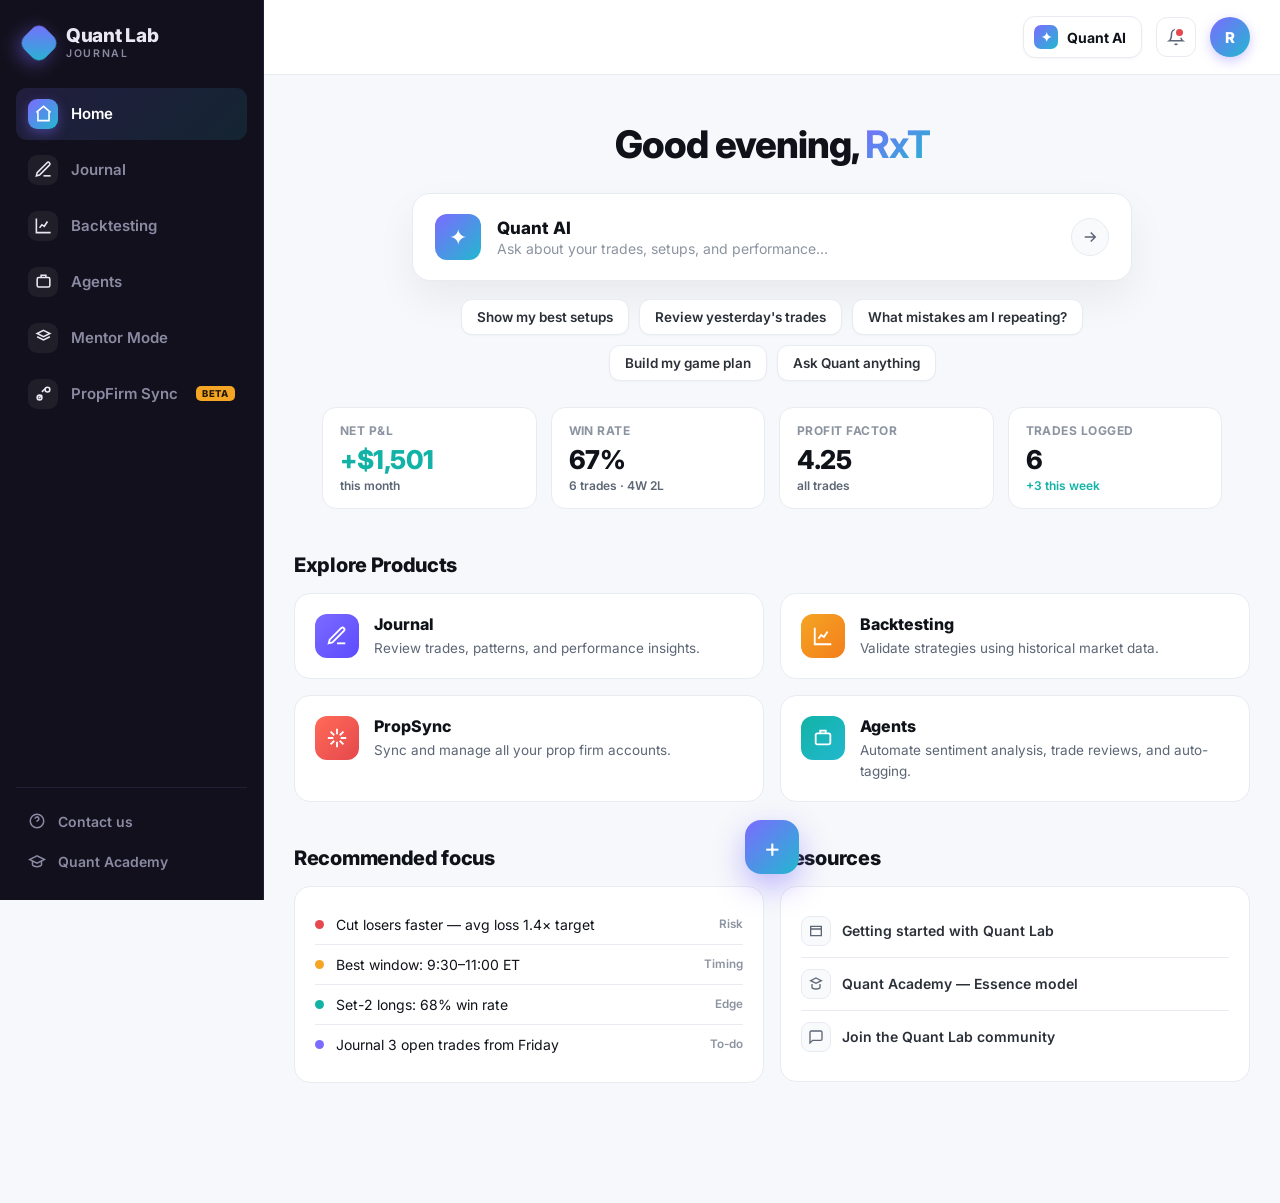
<file: index.html>
<!doctype html>
<html lang="en">
<head>
<meta charset="utf-8">
<meta name="viewport" content="width=device-width, initial-scale=1">
<title>Quant Lab — Home</title>
<link rel="preconnect" href="https://fonts.googleapis.com">
<link rel="preconnect" href="https://fonts.gstatic.com" crossorigin>
<link href="https://fonts.googleapis.com/css2?family=Inter:wght@400;500;600;700;800&display=swap" rel="stylesheet">
<style>
:root{
  --bg:#f6f8fb; --panel:#ffffff; --ink:#0f1319; --muted:#5c6675; --faint:#8c94a0;
  --line:#e8ebf1; --soft:#f9fafb;
  --purple:#7c6bff; --cyan:#22b8cf; --green:#12b3a6; --amber:#f5a524; --red:#e5484d;
  --grad:linear-gradient(135deg,#7c6bff 0%,#22b8cf 100%);
  --side:#12101c; --side2:#17142400; --side-ink:#e9e7f2; --side-muted:#8b8aa3; --side-line:#241f38;
}
*{margin:0;padding:0;box-sizing:border-box}
html,body{height:100%}
body{font-family:Inter,-apple-system,Segoe UI,sans-serif;background:var(--bg);color:var(--ink);-webkit-font-smoothing:antialiased}
a{color:inherit;text-decoration:none}
.app{display:grid;grid-template-columns:264px 1fr;min-height:100vh}

/* ---------- Sidebar ---------- */
.sidebar{background:var(--side);color:var(--side-ink);display:flex;flex-direction:column;
  padding:20px 16px;position:sticky;top:0;height:100vh;border-right:1px solid var(--side-line)}
.brand{display:flex;align-items:center;gap:12px;padding:6px 8px 22px}
.logo{width:30px;height:30px;border-radius:9px;transform:rotate(45deg);background:var(--grad);
  box-shadow:0 6px 18px rgba(124,107,255,.45)}
.brand-text{font-weight:800;font-size:19px;letter-spacing:-.3px;line-height:1}
.brand-text span{display:block;font-weight:600;font-size:10.5px;letter-spacing:.16em;text-transform:uppercase;color:var(--side-muted);margin-top:4px}
.nav{display:flex;flex-direction:column;gap:4px;margin-top:6px}
.nav a{display:flex;align-items:center;gap:13px;padding:11px 12px;border-radius:11px;color:var(--side-muted);
  font-weight:600;font-size:15px;transition:.15s}
.nav a svg{width:19px;height:19px;flex:0 0 19px}
.nav a:hover{background:#ffffff0d;color:var(--side-ink)}
.nav a.active{background:linear-gradient(135deg,#7c6bff26,#22b8cf1f);color:#fff}
.nav a.active .ic{background:var(--grad);color:#fff}
.ic{width:30px;height:30px;border-radius:9px;display:grid;place-items:center;background:#ffffff0f;color:var(--side-ink);flex:0 0 30px}
.nav a.active .ic{box-shadow:0 4px 12px rgba(124,107,255,.4)}
.badge{margin-left:auto;font-size:9.5px;font-weight:800;letter-spacing:.08em;background:var(--amber);color:#241a02;
  padding:2px 6px;border-radius:5px}
.side-foot{margin-top:auto;display:flex;flex-direction:column;gap:2px;border-top:1px solid var(--side-line);padding-top:14px}
.side-foot a{display:flex;align-items:center;gap:12px;padding:10px 12px;border-radius:10px;color:var(--side-muted);font-weight:600;font-size:14px}
.side-foot a:hover{background:#ffffff0d;color:var(--side-ink)}
.side-foot svg{width:18px;height:18px}

/* ---------- Topbar ---------- */
.main{display:flex;flex-direction:column;min-width:0}
.topbar{display:flex;align-items:center;justify-content:space-between;padding:16px 30px;border-bottom:1px solid var(--line);background:var(--panel);position:sticky;top:0;z-index:5}
.ham{display:none;width:38px;height:38px;border-radius:10px;border:1px solid var(--line);background:#fff;place-items:center}
.ham svg{width:18px;height:18px}
.top-right{display:flex;align-items:center;gap:14px;margin-left:auto}
.ai-pill{display:flex;align-items:center;gap:9px;padding:8px 15px 8px 10px;border:1px solid var(--line);border-radius:12px;background:#fff;font-weight:700;font-size:14px;box-shadow:0 1px 3px rgba(15,19,25,.04)}
.ai-mark{width:24px;height:24px;border-radius:7px;background:var(--grad);display:grid;place-items:center;color:#fff;font-size:13px}
.bell{width:40px;height:40px;border-radius:11px;border:1px solid var(--line);background:#fff;display:grid;place-items:center;position:relative}
.bell svg{width:18px;height:18px;color:var(--muted)}
.bell::after{content:"";position:absolute;top:9px;right:10px;width:7px;height:7px;border-radius:50%;background:var(--red);border:2px solid #fff}
.avatar{width:40px;height:40px;border-radius:50%;background:var(--grad);display:grid;place-items:center;color:#fff;font-weight:800;font-size:15px;box-shadow:0 4px 12px rgba(124,107,255,.35)}

/* ---------- Content ---------- */
.content{padding:46px 30px 120px;max-width:1080px;margin:0 auto;width:100%}
.greeting{text-align:center;font-size:38px;font-weight:800;letter-spacing:-1px;margin-bottom:26px}
.greeting b{background:var(--grad);-webkit-background-clip:text;background-clip:text;-webkit-text-fill-color:transparent}

.assistant{background:#fff;border:1px solid var(--line);border-radius:18px;padding:20px 22px;display:flex;align-items:center;gap:16px;
  box-shadow:0 18px 40px rgba(15,19,25,.06);max-width:720px;margin:0 auto}
.assistant .big-mark{width:46px;height:46px;border-radius:12px;background:var(--grad);display:grid;place-items:center;color:#fff;font-size:22px;flex:0 0 46px}
.assistant .txt{flex:1;min-width:0}
.assistant .txt h3{font-size:17px;font-weight:800}
.assistant .txt p{font-size:14px;color:var(--faint);margin-top:2px}
.assistant .go{width:38px;height:38px;border-radius:50%;background:var(--soft);border:1px solid var(--line);display:grid;place-items:center;color:var(--muted)}
.chips{display:flex;flex-wrap:wrap;justify-content:center;gap:10px;margin:18px auto 0;max-width:720px}
.chip{background:#fff;border:1px solid var(--line);border-radius:11px;padding:9px 15px;font-size:13.5px;font-weight:600;color:#2b3038;
  box-shadow:0 1px 2px rgba(15,19,25,.03);transition:.15s}
.chip:hover{border-color:var(--purple);color:var(--purple);transform:translateY(-1px)}

.stats{display:grid;grid-template-columns:repeat(4,1fr);gap:14px;max-width:900px;margin:26px auto 0}
.stat{background:#fff;border:1px solid var(--line);border-radius:14px;padding:15px 17px}
.s-lbl{font-size:12px;font-weight:700;letter-spacing:.04em;text-transform:uppercase;color:var(--faint)}
.s-val{font-size:26px;font-weight:800;letter-spacing:-.5px;margin-top:6px}
.s-sub{font-size:12px;color:var(--muted);margin-top:3px;font-weight:600}
.pos{color:var(--green)}

.section-title{font-size:20px;font-weight:800;letter-spacing:-.3px;margin:44px 0 16px}
.grid{display:grid;grid-template-columns:1fr 1fr;gap:16px}
.tile{background:#fff;border:1px solid var(--line);border-radius:16px;padding:20px;display:flex;gap:15px;align-items:flex-start;transition:.15s}
.tile:hover{transform:translateY(-2px);box-shadow:0 16px 36px rgba(15,19,25,.08);border-color:#dfe3ea}
.tile .tic{width:44px;height:44px;border-radius:12px;display:grid;place-items:center;color:#fff;flex:0 0 44px}
.tile h4{font-size:16px;font-weight:800}
.tile p{font-size:13.5px;color:var(--muted);margin-top:4px;line-height:1.5}
.t-purple{background:linear-gradient(135deg,#7c6bff,#5b4bff)}
.t-amber{background:linear-gradient(135deg,#f5a524,#f37e1b)}
.t-red{background:linear-gradient(135deg,#ff6b57,#e5484d)}
.t-green{background:linear-gradient(135deg,#12b3a6,#22b8cf)}

.two-col{display:grid;grid-template-columns:1fr 1fr;gap:16px}
.card{background:#fff;border:1px solid var(--line);border-radius:16px;padding:18px 20px}
.card h4{font-size:15px;font-weight:800;margin-bottom:12px}
.focus-item{display:flex;align-items:center;gap:12px;padding:11px 0;border-bottom:1px solid var(--line);font-size:14px}
.focus-item:last-child{border-bottom:0}
.dot{width:9px;height:9px;border-radius:50%;flex:0 0 9px}
.focus-item small{margin-left:auto;color:var(--faint);font-weight:600}
.res a{display:flex;align-items:center;gap:11px;padding:11px 0;border-bottom:1px solid var(--line);font-size:14px;font-weight:600;color:#2b3038}
.res a:last-child{border-bottom:0}
.res a:hover{color:var(--purple)}
.res .ri{width:30px;height:30px;border-radius:9px;background:var(--soft);border:1px solid var(--line);display:grid;place-items:center;color:var(--muted)}

.fab{position:fixed;left:calc(50% + 132px);transform:translateX(-50%);bottom:26px;width:54px;height:54px;border-radius:16px;
  background:var(--grad);border:none;color:#fff;font-size:26px;display:grid;place-items:center;
  box-shadow:0 12px 30px rgba(124,107,255,.45);z-index:6}

/* ---------- Responsive ---------- */
.scrim{display:none}
@media(max-width:900px){
  .app{grid-template-columns:1fr}
  .sidebar{position:fixed;left:0;top:0;width:264px;z-index:30;transform:translateX(-100%);transition:.25s}
  .sidebar.open{transform:none}
  .ham{display:grid}
  .grid,.two-col{grid-template-columns:1fr}
  .greeting{font-size:30px}
  .content{padding:34px 18px 120px}
  .fab{left:auto;right:22px;transform:none}
  .scrim.show{display:block;position:fixed;inset:0;background:#0009;z-index:20}
}
</style>
</head>
<body>
<div class="app">
  <!-- Sidebar -->
  <aside class="sidebar" id="sidebar">
    <div class="brand"><div class="logo"></div><div class="brand-text">Quant Lab<span>Journal</span></div></div>
    <nav class="nav">
      <a class="active" href="index.html"><span class="ic"><svg viewBox="0 0 24 24" fill="none" stroke="currentColor" stroke-width="2"><path d="M3 10.5 12 3l9 7.5"/><path d="M5 9.5V21h14V9.5"/></svg></span>Home</a>
      <a href="journal.html#trades"><span class="ic"><svg viewBox="0 0 24 24" fill="none" stroke="currentColor" stroke-width="2"><path d="M12 20h9"/><path d="M16.5 3.5a2.1 2.1 0 0 1 3 3L7 19l-4 1 1-4Z"/></svg></span>Journal</a>
      <a href="soon.html?p=Backtesting"><span class="ic"><svg viewBox="0 0 24 24" fill="none" stroke="currentColor" stroke-width="2"><path d="M3 3v18h18"/><path d="M7 15l3-4 3 2 4-6"/></svg></span>Backtesting</a>
      <a href="journal.html#insights"><span class="ic"><svg viewBox="0 0 24 24" fill="none" stroke="currentColor" stroke-width="2"><rect x="4" y="7" width="16" height="12" rx="2"/><path d="M9 7V4h6v3M9 13h.01M15 13h.01"/></svg></span>Agents</a>
      <a href="soon.html?p=Mentor+Mode"><span class="ic"><svg viewBox="0 0 24 24" fill="none" stroke="currentColor" stroke-width="2"><path d="M12 3l8 4-8 4-8-4 8-4Z"/><path d="M4 11l8 4 8-4"/></svg></span>Mentor Mode</a>
      <a href="journal.html#propfirm"><span class="ic"><svg viewBox="0 0 24 24" fill="none" stroke="currentColor" stroke-width="2"><path d="M14 6l-4 4M6 18l4-4"/><circle cx="17" cy="7" r="3"/><circle cx="7" cy="17" r="3"/></svg></span>PropFirm Sync<span class="badge">BETA</span></a>
    </nav>
    <div class="side-foot">
      <a href="#"><svg viewBox="0 0 24 24" fill="none" stroke="currentColor" stroke-width="2"><circle cx="12" cy="12" r="9"/><path d="M9.5 9a2.5 2.5 0 1 1 3.5 2.3c-.8.4-1 .9-1 1.7M12 17h.01"/></svg>Contact us</a>
      <a href="#"><svg viewBox="0 0 24 24" fill="none" stroke="currentColor" stroke-width="2"><path d="M22 10 12 5 2 10l10 5 10-5Z"/><path d="M6 12v5c0 1 2.7 2.5 6 2.5s6-1.5 6-2.5v-5"/></svg>Quant Academy</a>
    </div>
  </aside>
  <div class="scrim" id="scrim" onclick="toggle()"></div>

  <!-- Main -->
  <div class="main">
    <header class="topbar">
      <button class="ham" onclick="toggle()"><svg viewBox="0 0 24 24" fill="none" stroke="currentColor" stroke-width="2"><path d="M3 6h18M3 12h18M3 18h18"/></svg></button>
      <div class="top-right">
        <div class="ai-pill"><span class="ai-mark">✦</span>Quant AI</div>
        <button class="bell"><svg viewBox="0 0 24 24" fill="none" stroke="currentColor" stroke-width="2"><path d="M18 8a6 6 0 1 0-12 0c0 7-3 9-3 9h18s-3-2-3-9"/><path d="M13.7 21a2 2 0 0 1-3.4 0"/></svg></button>
        <div class="avatar">R</div>
      </div>
    </header>

    <main class="content">
      <h1 class="greeting"><span id="greet">Good afternoon, </span><b>RxT</b></h1>

      <a class="assistant" href="journal.html#insights">
        <div class="big-mark">✦</div>
        <div class="txt">
          <h3>Quant AI</h3>
          <p>Ask about your trades, setups, and performance…</p>
        </div>
        <div class="go"><svg viewBox="0 0 24 24" width="18" fill="none" stroke="currentColor" stroke-width="2"><path d="M5 12h14M13 6l6 6-6 6"/></svg></div>
      </a>

      <div class="chips">
        <a class="chip" href="journal.html#insights">Show my best setups</a>
        <a class="chip" href="journal.html#trades">Review yesterday's trades</a>
        <a class="chip" href="journal.html#insights">What mistakes am I repeating?</a>
        <a class="chip" href="journal.html#playbook">Build my game plan</a>
        <a class="chip" href="journal.html#insights">Ask Quant anything</a>
      </div>

      <!-- Stats glance -->
      <div class="stats">
        <div class="stat"><div class="s-lbl">Net P&amp;L</div><div class="s-val pos" id="st-net">+$1,501</div><div class="s-sub">this month</div></div>
        <div class="stat"><div class="s-lbl">Win rate</div><div class="s-val" id="st-wr">67%</div><div class="s-sub" id="st-wr-sub">6 trades &middot; 4W 2L</div></div>
        <div class="stat"><div class="s-lbl">Profit factor</div><div class="s-val" id="st-pf">4.25</div><div class="s-sub">all trades</div></div>
        <div class="stat"><div class="s-lbl">Trades logged</div><div class="s-val" id="st-ct">6</div><div class="s-sub pos" id="st-ct-sub">+3 this week</div></div>
      </div>

      <h2 class="section-title">Explore Products</h2>
      <div class="grid">
        <a class="tile" href="journal.html#dashboard"><div class="tic t-purple"><svg viewBox="0 0 24 24" width="22" fill="none" stroke="currentColor" stroke-width="2"><path d="M12 20h9"/><path d="M16.5 3.5a2.1 2.1 0 0 1 3 3L7 19l-4 1 1-4Z"/></svg></div><div><h4>Journal</h4><p>Review trades, patterns, and performance insights.</p></div></a>
        <a class="tile" href="soon.html?p=Backtesting"><div class="tic t-amber"><svg viewBox="0 0 24 24" width="22" fill="none" stroke="currentColor" stroke-width="2"><path d="M3 3v18h18"/><path d="M7 15l3-4 3 2 4-6"/></svg></div><div><h4>Backtesting</h4><p>Validate strategies using historical market data.</p></div></a>
        <a class="tile" href="journal.html#propfirm"><div class="tic t-red"><svg viewBox="0 0 24 24" width="22" fill="none" stroke="currentColor" stroke-width="2"><path d="M12 2v6M12 16v6M2 12h6M16 12h6M5 5l4 4M15 15l4 4M19 5l-4 4M9 15l-4 4"/></svg></div><div><h4>PropSync</h4><p>Sync and manage all your prop firm accounts.</p></div></a>
        <a class="tile" href="journal.html#insights"><div class="tic t-green"><svg viewBox="0 0 24 24" width="22" fill="none" stroke="currentColor" stroke-width="2"><rect x="4" y="7" width="16" height="12" rx="2"/><path d="M9 7V4h6v3M9 13h.01M15 13h.01"/></svg></div><div><h4>Agents</h4><p>Automate sentiment analysis, trade reviews, and auto-tagging.</p></div></a>
      </div>

      <div class="two-col" style="margin-top:44px">
        <div>
          <h2 class="section-title" style="margin:0 0 16px">Recommended focus</h2>
          <div class="card focus">
            <div class="focus-item"><span class="dot" style="background:var(--red)"></span>Cut losers faster — avg loss 1.4× target<small>Risk</small></div>
            <div class="focus-item"><span class="dot" style="background:var(--amber)"></span>Best window: 9:30–11:00 ET<small>Timing</small></div>
            <div class="focus-item"><span class="dot" style="background:var(--green)"></span>Set-2 longs: 68% win rate<small>Edge</small></div>
            <div class="focus-item"><span class="dot" style="background:var(--purple)"></span>Journal 3 open trades from Friday<small>To-do</small></div>
          </div>
        </div>
        <div>
          <h2 class="section-title" style="margin:0 0 16px">Resources</h2>
          <div class="card res">
            <a href="journal.html#dashboard"><span class="ri"><svg viewBox="0 0 24 24" width="16" fill="none" stroke="currentColor" stroke-width="2"><path d="M4 5h16v14H4zM4 9h16"/></svg></span>Getting started with Quant Lab</a>
            <a href="https://thequantlab.trading" target="_blank"><span class="ri"><svg viewBox="0 0 24 24" width="16" fill="none" stroke="currentColor" stroke-width="2"><path d="M12 3l8 4-8 4-8-4 8-4Z"/><path d="M6 12v5c0 1 2.7 2.5 6 2.5s6-1.5 6-2.5v-5"/></svg></span>Quant Academy — Essence model</a>
            <a href="https://x.com/quantlabHQ" target="_blank"><span class="ri"><svg viewBox="0 0 24 24" width="16" fill="none" stroke="currentColor" stroke-width="2"><path d="M21 15a2 2 0 0 1-2 2H7l-4 4V5a2 2 0 0 1 2-2h14a2 2 0 0 1 2 2z"/></svg></span>Join the Quant Lab community</a>
          </div>
        </div>
      </div>
    </main>
  </div>
</div>

<a class="fab" href="journal.html#trades" title="Log a trade">+</a>
<script>
function toggle(){document.getElementById('sidebar').classList.toggle('open');document.getElementById('scrim').classList.toggle('show')}
// time-aware greeting
(function(){var h=new Date().getHours();var g=h<12?'Good morning':h<18?'Good afternoon':'Good evening';
  var el=document.getElementById('greet');if(el)el.textContent=g+', ';})();
</script>
<script>
/* Live stats: pull the bot's trade journal and fill the glance cards. Static values above are the fallback. */
(async function(){
  try{
    const r=await fetch('https://raw.githubusercontent.com/MadTheVillain/quantlab-journal/main/data/trades.json',{cache:'no-store'});
    const d=await r.json(); const t=(d.trades||[]);
    if(!t.length) return;
    let net=0,gp=0,gl=0,w=0,l=0,recent=0; const _d=new Date(), _mon=new Date(_d.getFullYear(),_d.getMonth(),_d.getDate()-((_d.getDay()+6)%7)).getTime();
    for(const x of t){ const p=+x.pnl||0; net+=p;
      if(p>0){gp+=p;w++;} else if(p<0){gl+=-p;l++;}
      const ts=Date.parse(String(x.exit_ts||x.day||'').replace(' ','T'));
      if(!isNaN(ts)&&ts>=_mon) recent++; }
    const wr=(w+l)>0?Math.round(w/(w+l)*100):0;
    const pf=gl>0?(gp/gl):(gp>0?99:0);
    const money=n=>(n>=0?'+':'-')+'$'+Math.abs(Math.round(n)).toLocaleString();
    const set=(id,v)=>{const e=document.getElementById(id); if(e) e.textContent=v;};
    set('st-net',money(net));
    set('st-wr',wr+'%'); set('st-wr-sub',t.length+' trades \u00b7 '+w+'W '+l+'L');
    set('st-pf',pf.toFixed(2));
    set('st-ct',String(t.length)); set('st-ct-sub','+'+recent+' this week');
  }catch(e){/* keep static fallback */}
})();
</script>
</body>
</html>
</file>
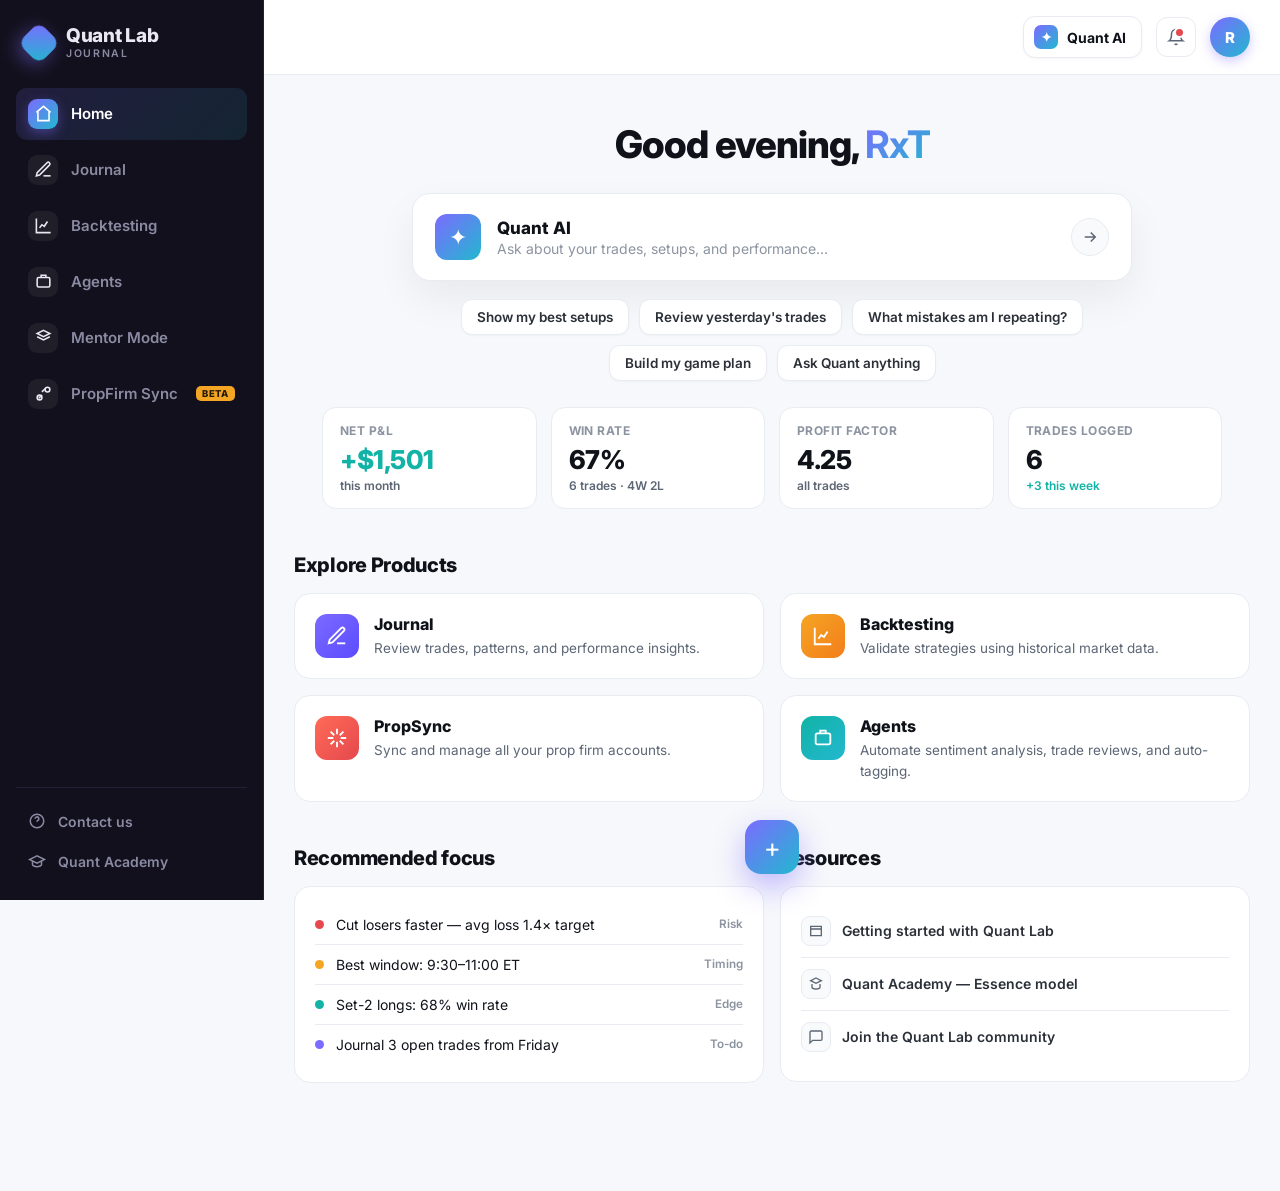
<file: home.html>
<!doctype html><meta charset="utf-8">
<meta http-equiv="refresh" content="0; url=index.html">
<link rel="canonical" href="index.html"><title>Quant Lab</title>
<a href="index.html">Continue to Quant Lab</a>
</file>
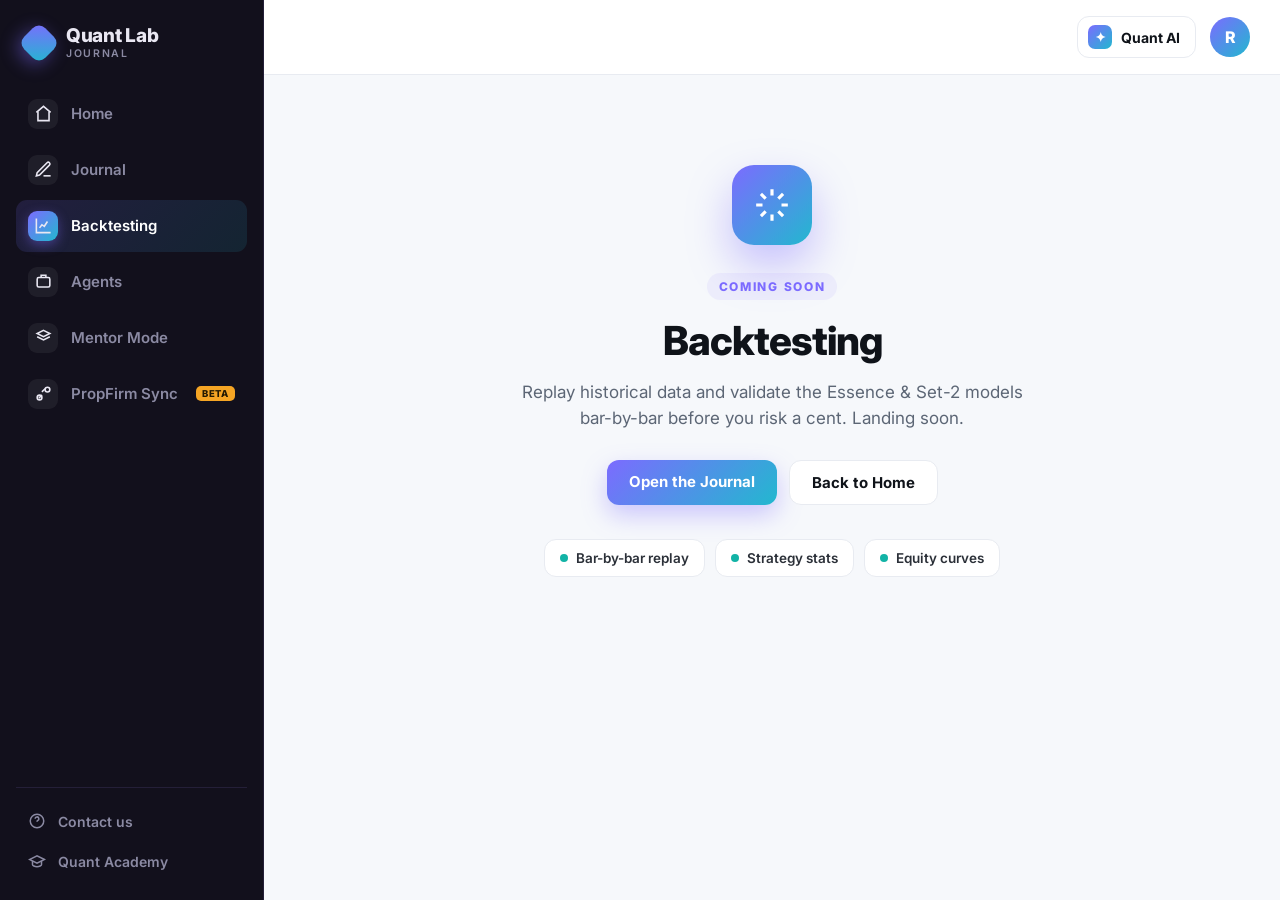
<file: soon.html>
<!doctype html>
<html lang="en">
<head>
<meta charset="utf-8">
<meta name="viewport" content="width=device-width, initial-scale=1">
<title>Quant Lab</title>
<link rel="preconnect" href="https://fonts.googleapis.com">
<link href="https://fonts.googleapis.com/css2?family=Inter:wght@400;500;600;700;800&display=swap" rel="stylesheet">
<style>
:root{
  --bg:#f6f8fb; --panel:#ffffff; --ink:#0f1319; --muted:#5c6675; --faint:#8c94a0;
  --line:#e8ebf1; --soft:#f9fafb;
  --purple:#7c6bff; --cyan:#22b8cf; --green:#12b3a6; --amber:#f5a524; --red:#e5484d;
  --grad:linear-gradient(135deg,#7c6bff 0%,#22b8cf 100%);
  --side:#12101c; --side-ink:#e9e7f2; --side-muted:#8b8aa3; --side-line:#241f38;
}
*{margin:0;padding:0;box-sizing:border-box}
html,body{height:100%}
body{font-family:Inter,-apple-system,Segoe UI,sans-serif;background:var(--bg);color:var(--ink);-webkit-font-smoothing:antialiased}
a{color:inherit;text-decoration:none}
.app{display:grid;grid-template-columns:264px 1fr;min-height:100vh}
.sidebar{background:var(--side);color:var(--side-ink);display:flex;flex-direction:column;padding:20px 16px;position:sticky;top:0;height:100vh;border-right:1px solid var(--side-line)}
.brand{display:flex;align-items:center;gap:12px;padding:6px 8px 22px}
.logo{width:30px;height:30px;border-radius:9px;transform:rotate(45deg);background:var(--grad);box-shadow:0 6px 18px rgba(124,107,255,.45)}
.brand-text{font-weight:800;font-size:19px;letter-spacing:-.3px;line-height:1}
.brand-text span{display:block;font-weight:600;font-size:10.5px;letter-spacing:.16em;text-transform:uppercase;color:var(--side-muted);margin-top:4px}
.nav{display:flex;flex-direction:column;gap:4px;margin-top:6px}
.nav a{display:flex;align-items:center;gap:13px;padding:11px 12px;border-radius:11px;color:var(--side-muted);font-weight:600;font-size:15px;transition:.15s}
.nav a svg{width:19px;height:19px}
.nav a:hover{background:#ffffff0d;color:var(--side-ink)}
.nav a.active{background:linear-gradient(135deg,#7c6bff26,#22b8cf1f);color:#fff}
.ic{width:30px;height:30px;border-radius:9px;display:grid;place-items:center;background:#ffffff0f;color:var(--side-ink);flex:0 0 30px}
.nav a.active .ic{background:var(--grad);box-shadow:0 4px 12px rgba(124,107,255,.4)}
.badge{margin-left:auto;font-size:9.5px;font-weight:800;letter-spacing:.08em;background:var(--amber);color:#241a02;padding:2px 6px;border-radius:5px}
.side-foot{margin-top:auto;display:flex;flex-direction:column;gap:2px;border-top:1px solid var(--side-line);padding-top:14px}
.side-foot a{display:flex;align-items:center;gap:12px;padding:10px 12px;border-radius:10px;color:var(--side-muted);font-weight:600;font-size:14px}
.side-foot a:hover{background:#ffffff0d;color:var(--side-ink)}
.side-foot svg{width:18px;height:18px}
.main{display:flex;flex-direction:column;min-width:0}
.topbar{display:flex;align-items:center;justify-content:space-between;padding:16px 30px;border-bottom:1px solid var(--line);background:var(--panel);position:sticky;top:0;z-index:5}
.ham{display:none;width:38px;height:38px;border-radius:10px;border:1px solid var(--line);background:#fff;place-items:center}
.ham svg{width:18px;height:18px}
.top-right{display:flex;align-items:center;gap:14px;margin-left:auto}
.ai-pill{display:flex;align-items:center;gap:9px;padding:8px 15px 8px 10px;border:1px solid var(--line);border-radius:12px;background:#fff;font-weight:700;font-size:14px}
.ai-mark{width:24px;height:24px;border-radius:7px;background:var(--grad);display:grid;place-items:center;color:#fff;font-size:13px}
.avatar{width:40px;height:40px;border-radius:50%;background:var(--grad);display:grid;place-items:center;color:#fff;font-weight:800}
.hero{display:flex;flex-direction:column;align-items:center;justify-content:center;text-align:center;padding:90px 24px;max-width:640px;margin:0 auto}
.hero .big{width:80px;height:80px;border-radius:22px;background:var(--grad);display:grid;place-items:center;color:#fff;box-shadow:0 20px 44px rgba(124,107,255,.4);margin-bottom:28px}
.hero .big svg{width:38px;height:38px}
.tag{font-size:12px;font-weight:800;letter-spacing:.14em;text-transform:uppercase;color:var(--purple);background:#7c6bff14;padding:6px 12px;border-radius:20px;margin-bottom:16px}
.hero h1{font-size:40px;font-weight:800;letter-spacing:-1px}
.hero p{font-size:17px;color:var(--muted);line-height:1.55;margin:14px 0 28px;max-width:520px}
.btns{display:flex;gap:12px;flex-wrap:wrap;justify-content:center}
.btn{padding:12px 22px;border-radius:12px;font-weight:700;font-size:15px;border:1px solid var(--line);background:#fff}
.btn.primary{background:var(--grad);color:#fff;border:none;box-shadow:0 10px 24px rgba(124,107,255,.35)}
.previews{display:flex;gap:10px;flex-wrap:wrap;justify-content:center;margin-top:34px}
.pv{background:#fff;border:1px solid var(--line);border-radius:12px;padding:10px 15px;font-size:13.5px;font-weight:600;color:#2b3038;display:flex;align-items:center;gap:8px}
.pv .d{width:8px;height:8px;border-radius:50%;background:var(--green)}
.scrim{display:none}
@media(max-width:900px){
  .app{grid-template-columns:1fr}
  .sidebar{position:fixed;left:0;top:0;width:264px;z-index:30;transform:translateX(-100%);transition:.25s}
  .sidebar.open{transform:none}
  .ham{display:grid}.hero h1{font-size:30px}
  .scrim.show{display:block;position:fixed;inset:0;background:#0009;z-index:20}
}
</style>
</head>
<body>
<div class="app">
  <aside class="sidebar" id="sidebar">
    <div class="brand"><div class="logo"></div><div class="brand-text">Quant Lab<span>Journal</span></div></div>
    <nav class="nav" id="nav">
      <a data-k="Home" href="index.html"><span class="ic"><svg viewBox="0 0 24 24" fill="none" stroke="currentColor" stroke-width="2"><path d="M3 10.5 12 3l9 7.5"/><path d="M5 9.5V21h14V9.5"/></svg></span>Home</a>
      <a data-k="Journal" href="journal.html#trades"><span class="ic"><svg viewBox="0 0 24 24" fill="none" stroke="currentColor" stroke-width="2"><path d="M12 20h9"/><path d="M16.5 3.5a2.1 2.1 0 0 1 3 3L7 19l-4 1 1-4Z"/></svg></span>Journal</a>
      <a data-k="Backtesting" href="soon.html?p=Backtesting"><span class="ic"><svg viewBox="0 0 24 24" fill="none" stroke="currentColor" stroke-width="2"><path d="M3 3v18h18"/><path d="M7 15l3-4 3 2 4-6"/></svg></span>Backtesting</a>
      <a data-k="Agents" href="journal.html#insights"><span class="ic"><svg viewBox="0 0 24 24" fill="none" stroke="currentColor" stroke-width="2"><rect x="4" y="7" width="16" height="12" rx="2"/><path d="M9 7V4h6v3M9 13h.01M15 13h.01"/></svg></span>Agents</a>
      <a data-k="Mentor Mode" href="soon.html?p=Mentor+Mode"><span class="ic"><svg viewBox="0 0 24 24" fill="none" stroke="currentColor" stroke-width="2"><path d="M12 3l8 4-8 4-8-4 8-4Z"/><path d="M4 11l8 4 8-4"/></svg></span>Mentor Mode</a>
      <a data-k="PropFirm Sync" href="journal.html#propfirm"><span class="ic"><svg viewBox="0 0 24 24" fill="none" stroke="currentColor" stroke-width="2"><path d="M14 6l-4 4M6 18l4-4"/><circle cx="17" cy="7" r="3"/><circle cx="7" cy="17" r="3"/></svg></span>PropFirm Sync<span class="badge">BETA</span></a>
    </nav>
    <div class="side-foot">
      <a href="#"><svg viewBox="0 0 24 24" fill="none" stroke="currentColor" stroke-width="2"><circle cx="12" cy="12" r="9"/><path d="M9.5 9a2.5 2.5 0 1 1 3.5 2.3c-.8.4-1 .9-1 1.7M12 17h.01"/></svg>Contact us</a>
      <a href="https://thequantlab.trading" target="_blank"><svg viewBox="0 0 24 24" fill="none" stroke="currentColor" stroke-width="2"><path d="M22 10 12 5 2 10l10 5 10-5Z"/><path d="M6 12v5c0 1 2.7 2.5 6 2.5s6-1.5 6-2.5v-5"/></svg>Quant Academy</a>
    </div>
  </aside>
  <div class="scrim" id="scrim" onclick="toggle()"></div>
  <div class="main">
    <header class="topbar">
      <button class="ham" onclick="toggle()"><svg viewBox="0 0 24 24" fill="none" stroke="currentColor" stroke-width="2"><path d="M3 6h18M3 12h18M3 18h18"/></svg></button>
      <div class="top-right">
        <div class="ai-pill"><span class="ai-mark">✦</span>Quant AI</div>
        <div class="avatar">R</div>
      </div>
    </header>
    <main>
      <div class="hero">
        <div class="big"><svg viewBox="0 0 24 24" fill="none" stroke="currentColor" stroke-width="2"><path d="M12 2v4M12 18v4M2 12h4M18 12h4M5 5l3 3M16 16l3 3M19 5l-3 3M8 16l-3 3"/></svg></div>
        <div class="tag">Coming soon</div>
        <h1 id="title">Backtesting</h1>
        <p id="blurb">This module is in the lab. It's part of the Quant Lab roadmap and lands soon — your journal, insights, and prop accounts are ready to use today.</p>
        <div class="btns">
          <a class="btn primary" href="journal.html#dashboard">Open the Journal</a>
          <a class="btn" href="index.html">Back to Home</a>
        </div>
        <div class="previews" id="previews"></div>
      </div>
    </main>
  </div>
</div>
<script>
var q=new URLSearchParams(location.search);
var name=(q.get('p')||'Backtesting').replace(/\+/g,' ');
document.getElementById('title').textContent=name;
document.title='Quant Lab — '+name;
var blurbs={
 'Backtesting':'Replay historical data and validate the Essence & Set-2 models bar-by-bar before you risk a cent. Landing soon.',
 'Mentor Mode':'Guided reviews that grade your trades against your playbook and coach the next session. Landing soon.'
};
var previews={
 'Backtesting':['Bar-by-bar replay','Strategy stats','Equity curves'],
 'Mentor Mode':['Trade grading','Playbook adherence','Session coaching']
};
if(blurbs[name])document.getElementById('blurb').textContent=blurbs[name];
(previews[name]||['In development']).forEach(function(t){var d=document.createElement('div');d.className='pv';d.innerHTML='<span class="d"></span>'+t;document.getElementById('previews').appendChild(d);});
// highlight active nav
document.querySelectorAll('#nav a').forEach(function(a){if(a.dataset.k===name)a.classList.add('active');});
function toggle(){document.getElementById('sidebar').classList.toggle('open');document.getElementById('scrim').classList.toggle('show')}
</script>
</body>
</html>
</file>
